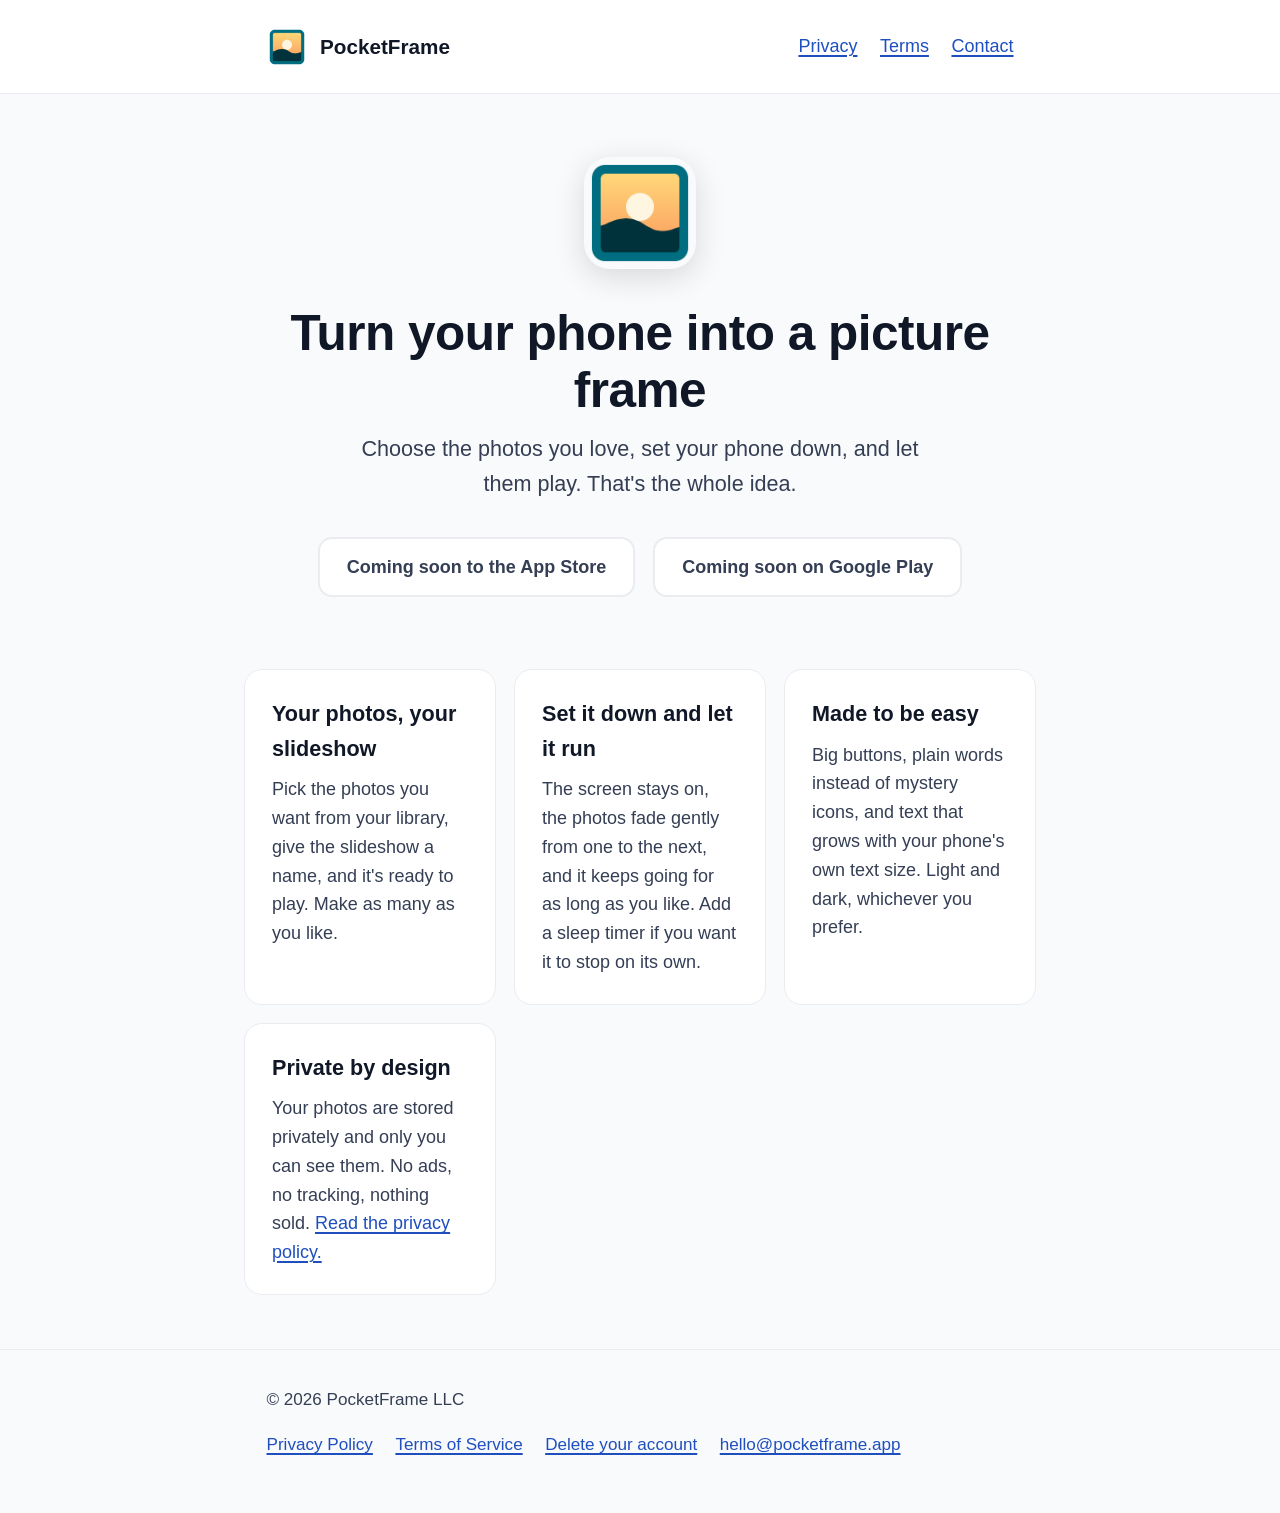
<file: index.html>
<!doctype html>
<html lang="en">
<head>
  <meta charset="utf-8">
  <meta name="viewport" content="width=device-width, initial-scale=1">
  <title>PocketFrame — turn your phone into a picture frame</title>
  <meta name="description" content="PocketFrame turns your phone into a digital picture frame. Choose your photos, set the phone down, and let them play.">
  <link rel="icon" href="assets/logo-light.png">
  <link rel="stylesheet" href="style.css">
</head>
<body>

<header class="site-header">
  <div class="wrap">
    <a class="brand" href="./"><img src="assets/logo-light.png" alt="" width="40" height="40">PocketFrame</a>
    <nav class="site-nav" aria-label="Site">
      <a href="privacy.html">Privacy</a>
      <a href="terms.html">Terms</a>
      <a href="mailto:hello@pocketframe.app">Contact</a>
    </nav>
  </div>
</header>

<main>
  <section class="hero wrap">
    <img src="assets/logo-light.png" alt="PocketFrame app icon" width="112" height="112">
    <h1>Turn your phone into a picture frame</h1>
    <p class="lede">Choose the photos you love, set your phone down, and let them play. That's the whole idea.</p>

    <div class="stores" aria-label="Where to get PocketFrame">
      <!-- Replace these two with real links once the store listings exist:
           App Store:   <a class="store" href="https://apps.apple.com/app/idXXXXXXXXX">Download on the App Store</a>
           Google Play: <a class="store" href="https://play.google.com/store/apps/details?id=com.pocketframe.app">Get it on Google Play</a> -->
      <span class="store soon">Coming soon to the App Store</span>
      <span class="store soon">Coming soon on Google Play</span>
    </div>
  </section>

  <section class="wrap features" aria-label="What PocketFrame does">
    <div class="feature">
      <h2>Your photos, your slideshow</h2>
      <p>Pick the photos you want from your library, give the slideshow a name, and it's ready to play. Make as many as you like.</p>
    </div>
    <div class="feature">
      <h2>Set it down and let it run</h2>
      <p>The screen stays on, the photos fade gently from one to the next, and it keeps going for as long as you like. Add a sleep timer if you want it to stop on its own.</p>
    </div>
    <div class="feature">
      <h2>Made to be easy</h2>
      <p>Big buttons, plain words instead of mystery icons, and text that grows with your phone's own text size. Light and dark, whichever you prefer.</p>
    </div>
    <div class="feature">
      <h2>Private by design</h2>
      <p>Your photos are stored privately and only you can see them. No ads, no tracking, nothing sold. <a href="privacy.html">Read the privacy policy.</a></p>
    </div>
  </section>
</main>

<footer class="site-footer">
  <div class="wrap">
    <span>© 2026 PocketFrame LLC</span>
    <nav aria-label="Legal">
      <a href="privacy.html">Privacy Policy</a>
      <a href="terms.html">Terms of Service</a>
      <a href="delete-account.html">Delete your account</a>
      <a href="mailto:hello@pocketframe.app">hello@pocketframe.app</a>
    </nav>
  </div>
</footer>

</body>
</html>
</file>
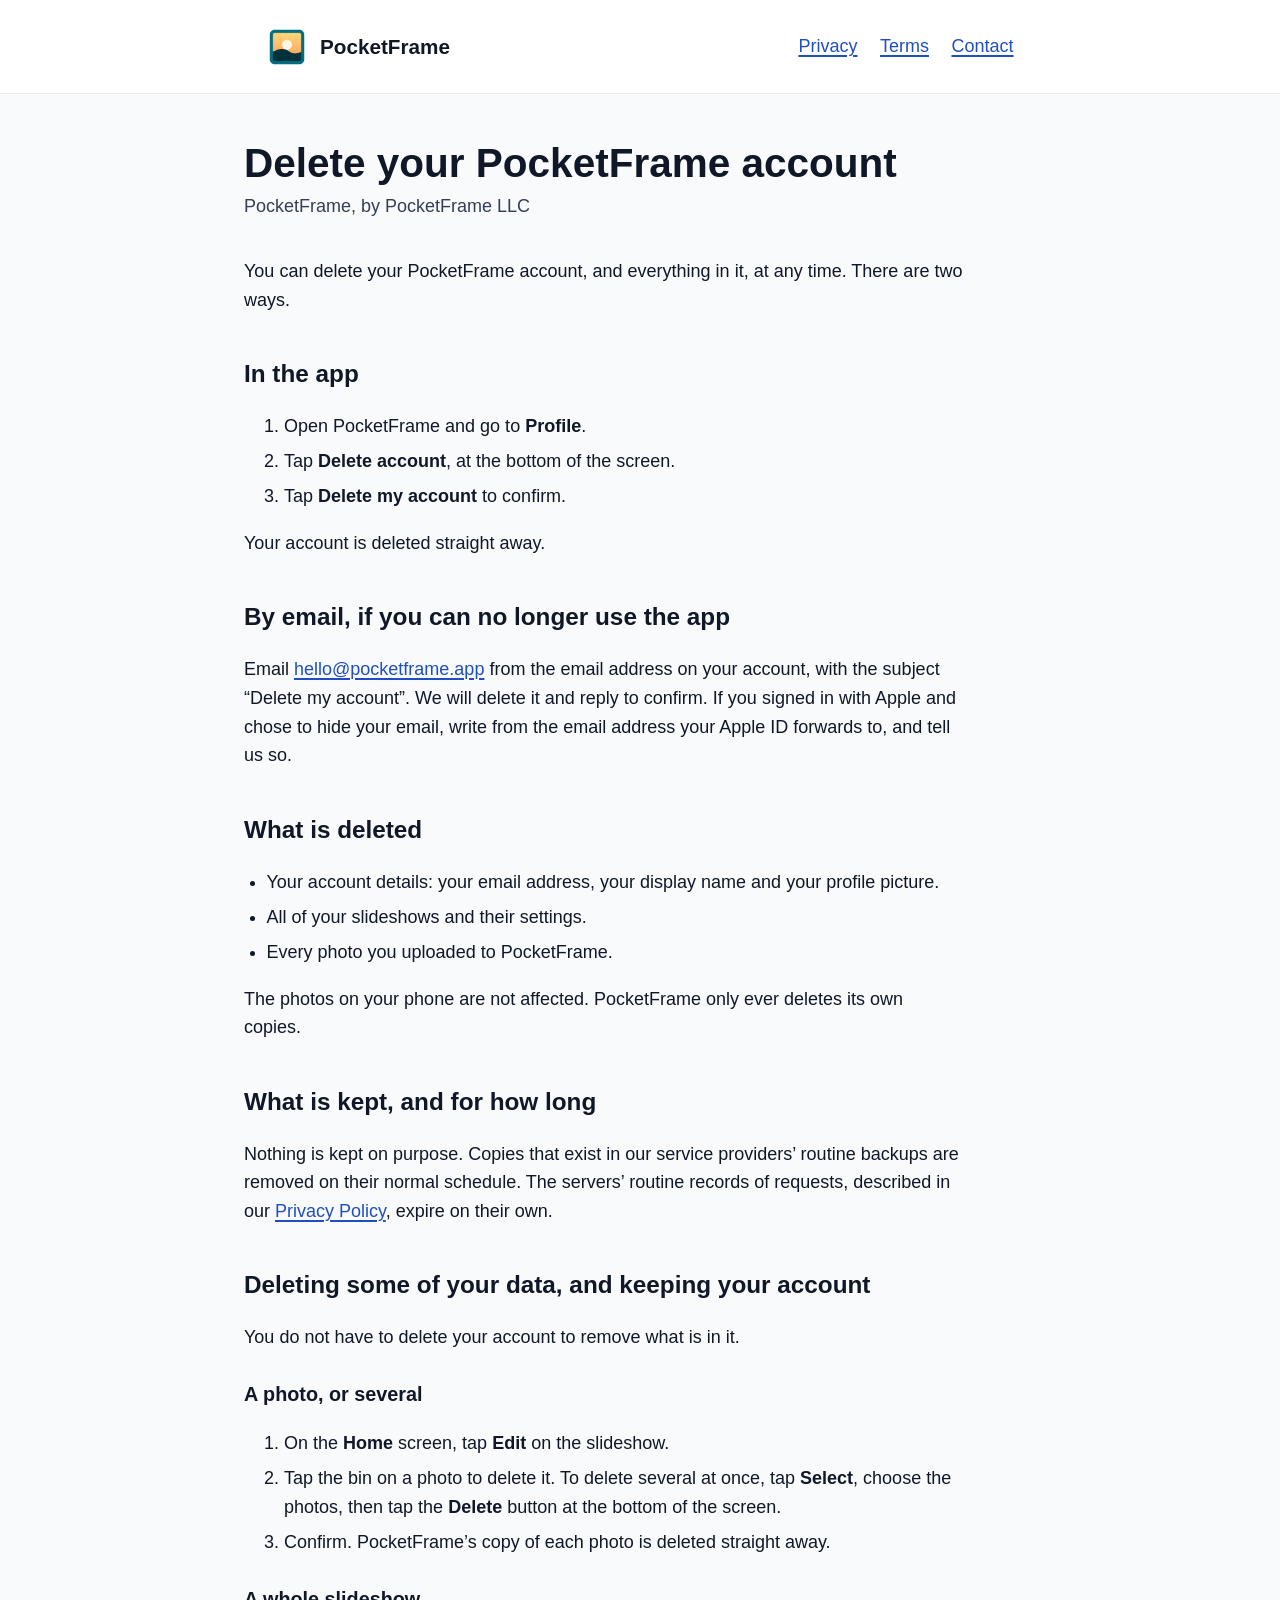
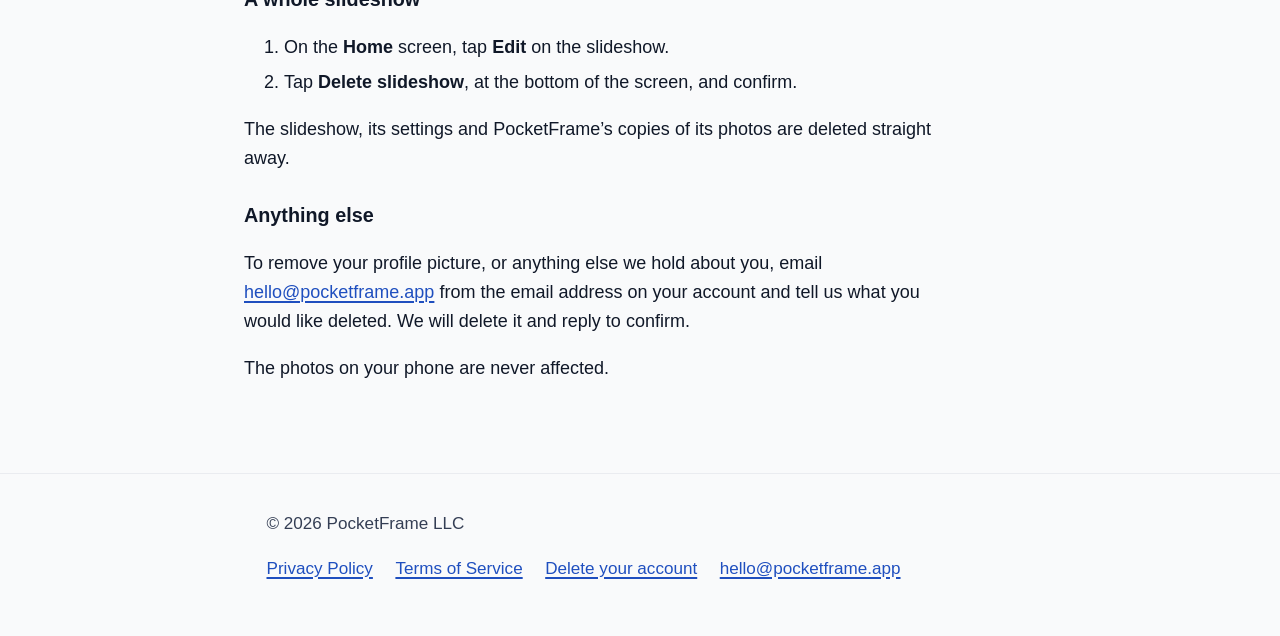
<file: delete-account.html>
<!doctype html>
<html lang="en">
<head>
  <meta charset="utf-8">
  <meta name="viewport" content="width=device-width, initial-scale=1">
  <title>Delete your account — PocketFrame</title>
  <meta name="description" content="How to delete your PocketFrame account and everything in it.">
  <link rel="icon" href="assets/logo-light.png">
  <link rel="stylesheet" href="style.css">
</head>
<body>

<header class="site-header">
  <div class="wrap">
    <a class="brand" href="./"><img src="assets/logo-light.png" alt="" width="40" height="40">PocketFrame</a>
    <nav class="site-nav" aria-label="Site">
      <a href="privacy.html">Privacy</a>
      <a href="terms.html">Terms</a>
      <a href="mailto:hello@pocketframe.app">Contact</a>
    </nav>
  </div>
</header>

<main class="wrap doc">
  <h1>Delete your PocketFrame account</h1>
  <p class="meta">PocketFrame, by PocketFrame LLC</p>

  <p>You can delete your PocketFrame account, and everything in it, at any time. There are two ways.</p>

  <h2>In the app</h2>
  <ol>
    <li>Open PocketFrame and go to <strong>Profile</strong>.</li>
    <li>Tap <strong>Delete account</strong>, at the bottom of the screen.</li>
    <li>Tap <strong>Delete my account</strong> to confirm.</li>
  </ol>
  <p>Your account is deleted straight away.</p>

  <h2>By email, if you can no longer use the app</h2>
  <p>Email <a href="mailto:hello@pocketframe.app?subject=Delete%20my%20account">hello@pocketframe.app</a> from the email address on your account, with the subject “Delete my account”. We will delete it and reply to confirm. If you signed in with Apple and chose to hide your email, write from the email address your Apple ID forwards to, and tell us so.</p>

  <h2>What is deleted</h2>
  <ul>
    <li>Your account details: your email address, your display name and your profile picture.</li>
    <li>All of your slideshows and their settings.</li>
    <li>Every photo you uploaded to PocketFrame.</li>
  </ul>
  <p>The photos on your phone are not affected. PocketFrame only ever deletes its own copies.</p>

  <h2>What is kept, and for how long</h2>
  <p>Nothing is kept on purpose. Copies that exist in our service providers’ routine backups are removed on their normal schedule. The servers’ routine records of requests, described in our <a href="privacy.html">Privacy Policy</a>, expire on their own.</p>

  <h2 id="delete-some-data">Deleting some of your data, and keeping your account</h2>
  <p>You do not have to delete your account to remove what is in it.</p>

  <h3>A photo, or several</h3>
  <ol>
    <li>On the <strong>Home</strong> screen, tap <strong>Edit</strong> on the slideshow.</li>
    <li>Tap the bin on a photo to delete it. To delete several at once, tap <strong>Select</strong>, choose the photos, then tap the <strong>Delete</strong> button at the bottom of the screen.</li>
    <li>Confirm. PocketFrame’s copy of each photo is deleted straight away.</li>
  </ol>

  <h3>A whole slideshow</h3>
  <ol>
    <li>On the <strong>Home</strong> screen, tap <strong>Edit</strong> on the slideshow.</li>
    <li>Tap <strong>Delete slideshow</strong>, at the bottom of the screen, and confirm.</li>
  </ol>
  <p>The slideshow, its settings and PocketFrame’s copies of its photos are deleted straight away.</p>

  <h3>Anything else</h3>
  <p>To remove your profile picture, or anything else we hold about you, email <a href="mailto:hello@pocketframe.app?subject=Delete%20some%20of%20my%20data">hello@pocketframe.app</a> from the email address on your account and tell us what you would like deleted. We will delete it and reply to confirm.</p>

  <p>The photos on your phone are never affected.</p>
</main>

<footer class="site-footer">
  <div class="wrap">
    <span>© 2026 PocketFrame LLC</span>
    <nav aria-label="Legal">
      <a href="privacy.html">Privacy Policy</a>
      <a href="terms.html">Terms of Service</a>
      <a href="delete-account.html" aria-current="page">Delete your account</a>
      <a href="mailto:hello@pocketframe.app">hello@pocketframe.app</a>
    </nav>
  </div>
</footer>

</body>
</html>
</file>
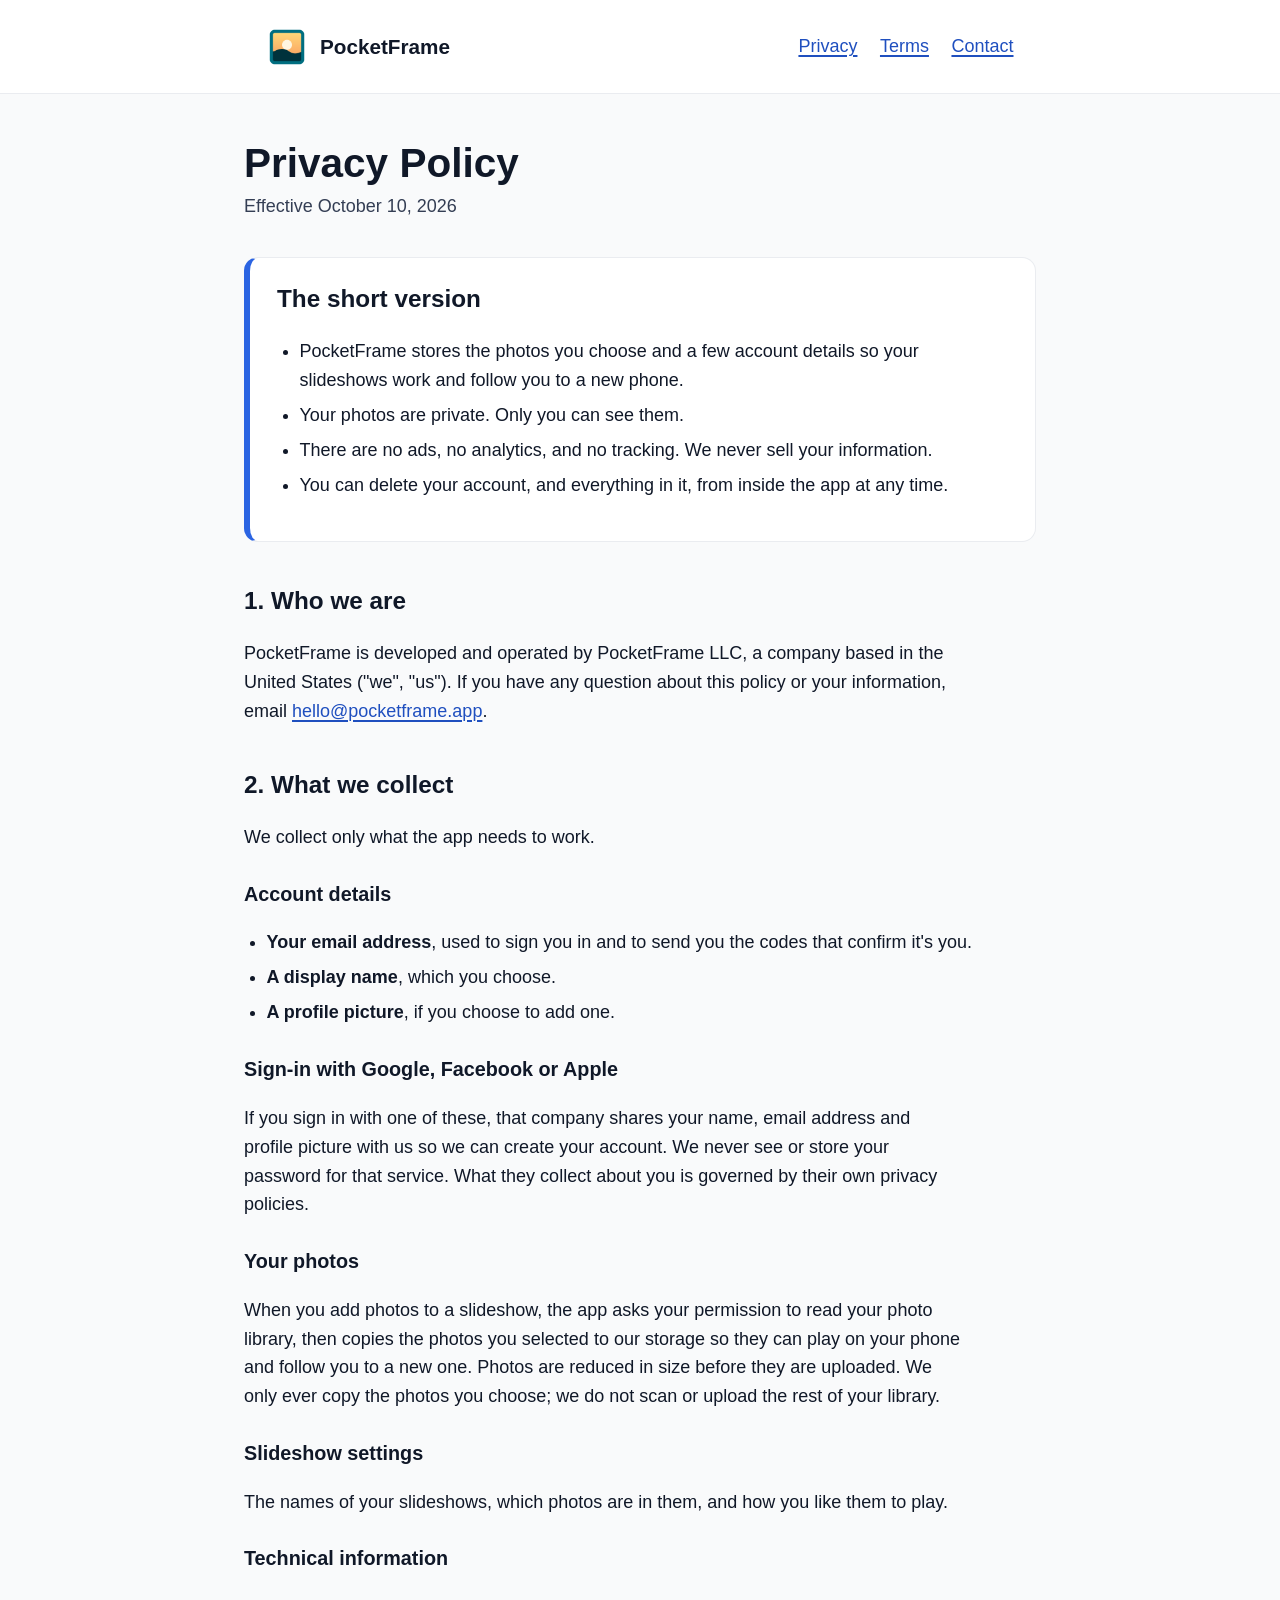
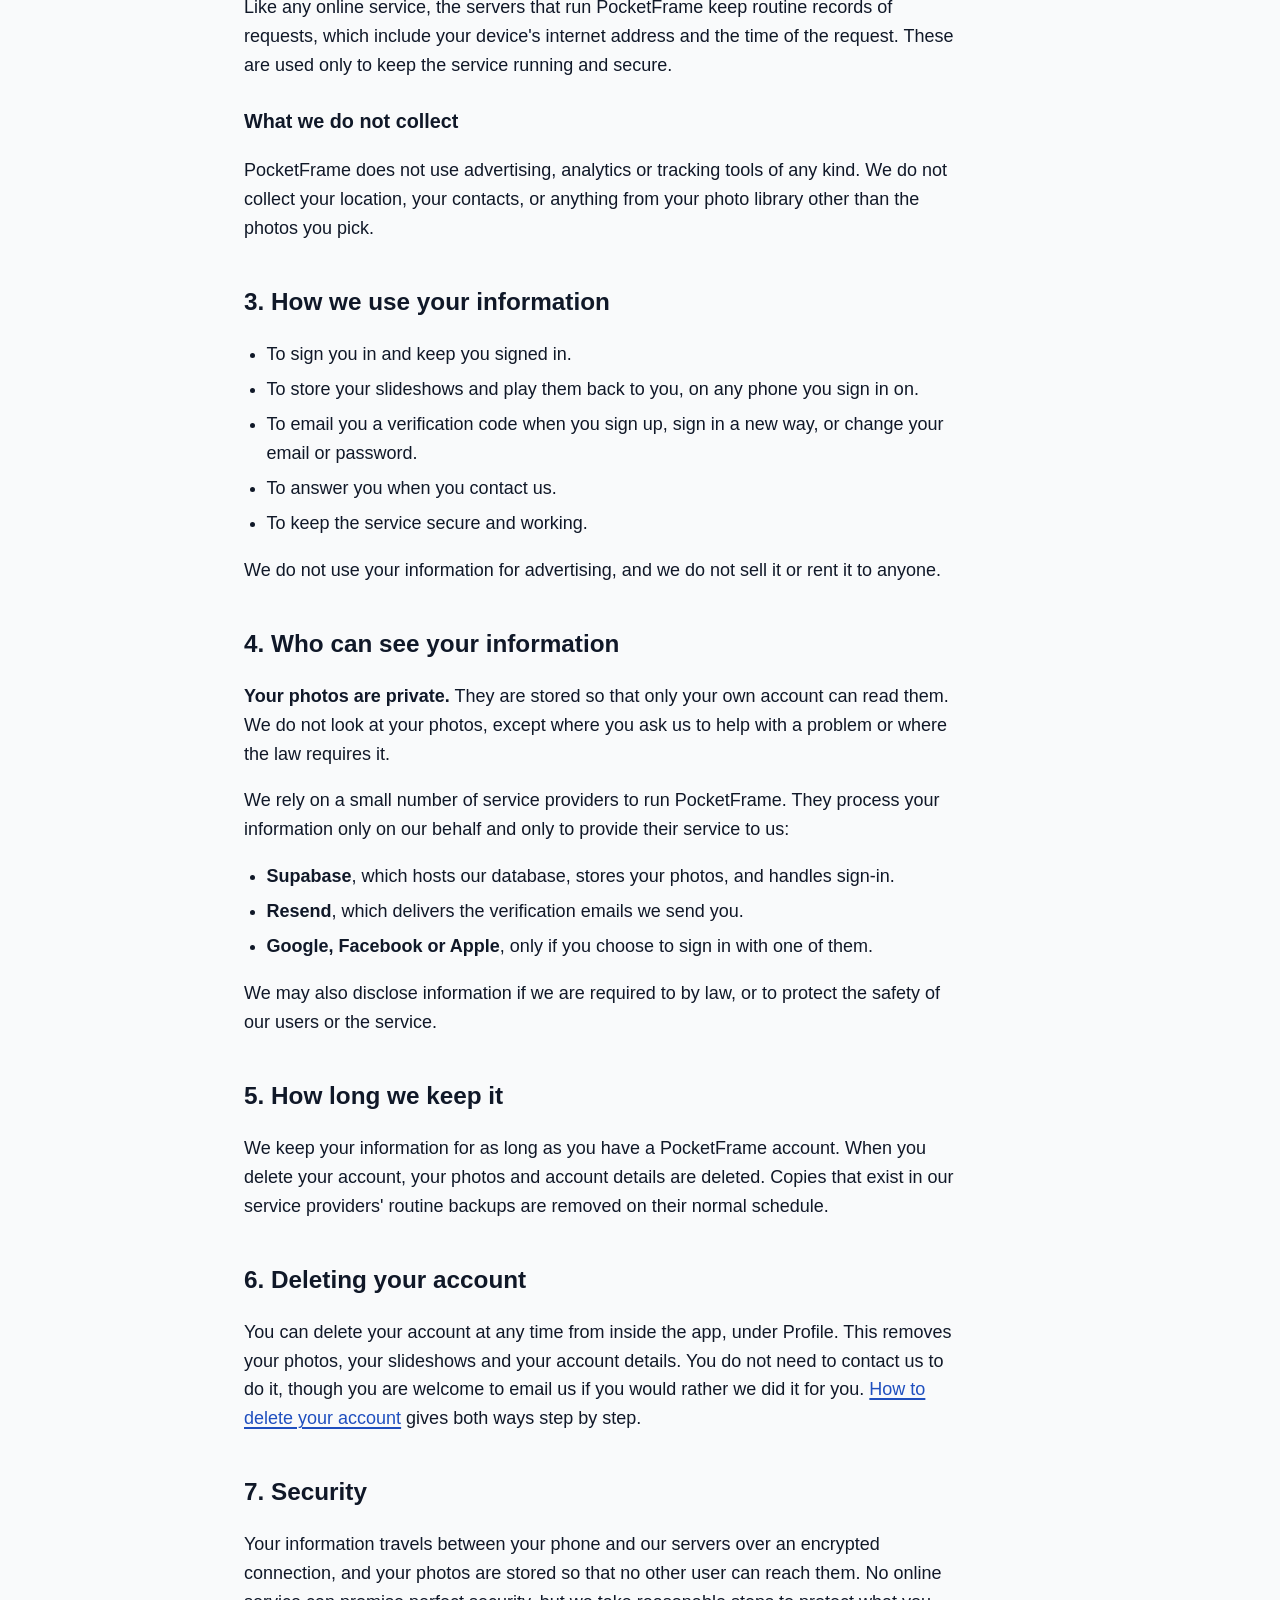
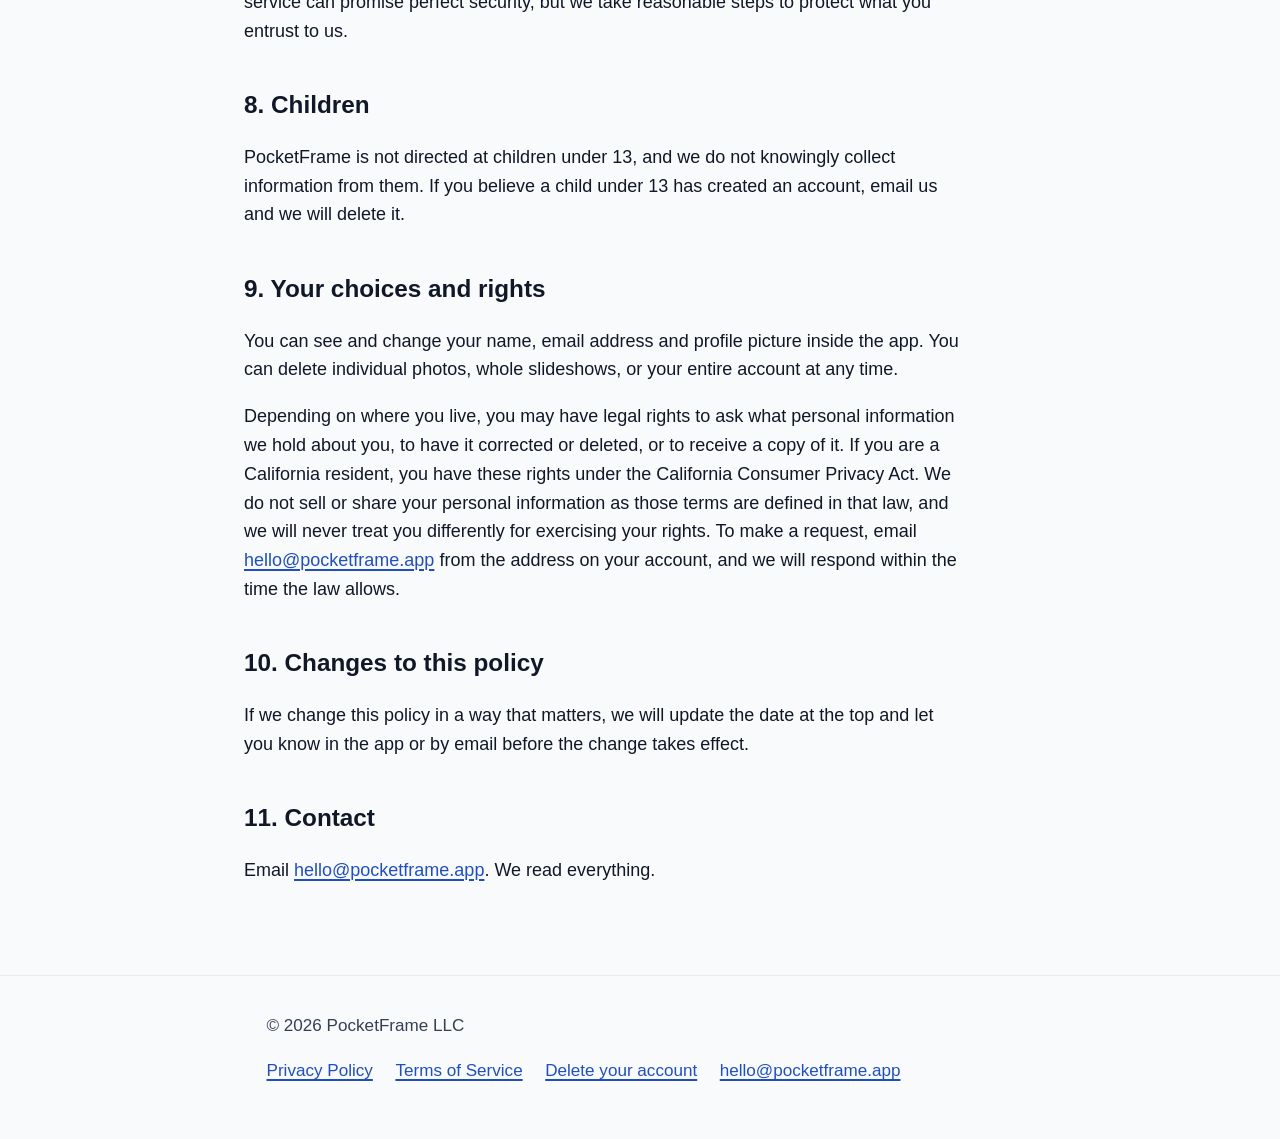
<file: privacy.html>
<!doctype html>
<html lang="en">
<head>
  <meta charset="utf-8">
  <meta name="viewport" content="width=device-width, initial-scale=1">
  <title>Privacy Policy — PocketFrame</title>
  <meta name="description" content="How PocketFrame handles your photos and personal information.">
  <link rel="icon" href="assets/logo-light.png">
  <link rel="stylesheet" href="style.css">
</head>
<body>

<header class="site-header">
  <div class="wrap">
    <a class="brand" href="./"><img src="assets/logo-light.png" alt="" width="40" height="40">PocketFrame</a>
    <nav class="site-nav" aria-label="Site">
      <a href="privacy.html" aria-current="page">Privacy</a>
      <a href="terms.html">Terms</a>
      <a href="mailto:hello@pocketframe.app">Contact</a>
    </nav>
  </div>
</header>

<main class="wrap doc">
  <h1>Privacy Policy</h1>
  <p class="meta">Effective October 10, 2026</p>

  <div class="summary">
    <h2>The short version</h2>
    <ul>
      <li>PocketFrame stores the photos you choose and a few account details so your slideshows work and follow you to a new phone.</li>
      <li>Your photos are private. Only you can see them.</li>
      <li>There are no ads, no analytics, and no tracking. We never sell your information.</li>
      <li>You can delete your account, and everything in it, from inside the app at any time.</li>
    </ul>
  </div>

  <h2>1. Who we are</h2>
  <p>PocketFrame is developed and operated by PocketFrame LLC, a company based in the United States ("we", "us"). If you have any question about this policy or your information, email <a href="mailto:hello@pocketframe.app">hello@pocketframe.app</a>.</p>

  <h2>2. What we collect</h2>
  <p>We collect only what the app needs to work.</p>

  <h3>Account details</h3>
  <ul>
    <li><strong>Your email address</strong>, used to sign you in and to send you the codes that confirm it's you.</li>
    <li><strong>A display name</strong>, which you choose.</li>
    <li><strong>A profile picture</strong>, if you choose to add one.</li>
  </ul>

  <h3>Sign-in with Google, Facebook or Apple</h3>
  <p>If you sign in with one of these, that company shares your name, email address and profile picture with us so we can create your account. We never see or store your password for that service. What they collect about you is governed by their own privacy policies.</p>

  <h3>Your photos</h3>
  <p>When you add photos to a slideshow, the app asks your permission to read your photo library, then copies the photos you selected to our storage so they can play on your phone and follow you to a new one. Photos are reduced in size before they are uploaded. We only ever copy the photos you choose; we do not scan or upload the rest of your library.</p>

  <h3>Slideshow settings</h3>
  <p>The names of your slideshows, which photos are in them, and how you like them to play.</p>

  <h3>Technical information</h3>
  <p>Like any online service, the servers that run PocketFrame keep routine records of requests, which include your device's internet address and the time of the request. These are used only to keep the service running and secure.</p>

  <h3>What we do not collect</h3>
  <p>PocketFrame does not use advertising, analytics or tracking tools of any kind. We do not collect your location, your contacts, or anything from your photo library other than the photos you pick.</p>

  <h2>3. How we use your information</h2>
  <ul>
    <li>To sign you in and keep you signed in.</li>
    <li>To store your slideshows and play them back to you, on any phone you sign in on.</li>
    <li>To email you a verification code when you sign up, sign in a new way, or change your email or password.</li>
    <li>To answer you when you contact us.</li>
    <li>To keep the service secure and working.</li>
  </ul>
  <p>We do not use your information for advertising, and we do not sell it or rent it to anyone.</p>

  <h2>4. Who can see your information</h2>
  <p><strong>Your photos are private.</strong> They are stored so that only your own account can read them. We do not look at your photos, except where you ask us to help with a problem or where the law requires it.</p>
  <p>We rely on a small number of service providers to run PocketFrame. They process your information only on our behalf and only to provide their service to us:</p>
  <ul>
    <li><strong>Supabase</strong>, which hosts our database, stores your photos, and handles sign-in.</li>
    <li><strong>Resend</strong>, which delivers the verification emails we send you.</li>
    <li><strong>Google, Facebook or Apple</strong>, only if you choose to sign in with one of them.</li>
  </ul>
  <p>We may also disclose information if we are required to by law, or to protect the safety of our users or the service.</p>

  <h2>5. How long we keep it</h2>
  <p>We keep your information for as long as you have a PocketFrame account. When you delete your account, your photos and account details are deleted. Copies that exist in our service providers' routine backups are removed on their normal schedule.</p>

  <h2>6. Deleting your account</h2>
  <p>You can delete your account at any time from inside the app, under Profile. This removes your photos, your slideshows and your account details. You do not need to contact us to do it, though you are welcome to email us if you would rather we did it for you. <a href="delete-account.html">How to delete your account</a> gives both ways step by step.</p>

  <h2>7. Security</h2>
  <p>Your information travels between your phone and our servers over an encrypted connection, and your photos are stored so that no other user can reach them. No online service can promise perfect security, but we take reasonable steps to protect what you entrust to us.</p>

  <h2>8. Children</h2>
  <p>PocketFrame is not directed at children under 13, and we do not knowingly collect information from them. If you believe a child under 13 has created an account, email us and we will delete it.</p>

  <h2>9. Your choices and rights</h2>
  <p>You can see and change your name, email address and profile picture inside the app. You can delete individual photos, whole slideshows, or your entire account at any time.</p>
  <p>Depending on where you live, you may have legal rights to ask what personal information we hold about you, to have it corrected or deleted, or to receive a copy of it. If you are a California resident, you have these rights under the California Consumer Privacy Act. We do not sell or share your personal information as those terms are defined in that law, and we will never treat you differently for exercising your rights. To make a request, email <a href="mailto:hello@pocketframe.app">hello@pocketframe.app</a> from the address on your account, and we will respond within the time the law allows.</p>

  <h2>10. Changes to this policy</h2>
  <p>If we change this policy in a way that matters, we will update the date at the top and let you know in the app or by email before the change takes effect.</p>

  <h2>11. Contact</h2>
  <p>Email <a href="mailto:hello@pocketframe.app">hello@pocketframe.app</a>. We read everything.</p>
</main>

<footer class="site-footer">
  <div class="wrap">
    <span>© 2026 PocketFrame LLC</span>
    <nav aria-label="Legal">
      <a href="privacy.html">Privacy Policy</a>
      <a href="terms.html">Terms of Service</a>
      <a href="delete-account.html">Delete your account</a>
      <a href="mailto:hello@pocketframe.app">hello@pocketframe.app</a>
    </nav>
  </div>
</footer>

</body>
</html>
</file>
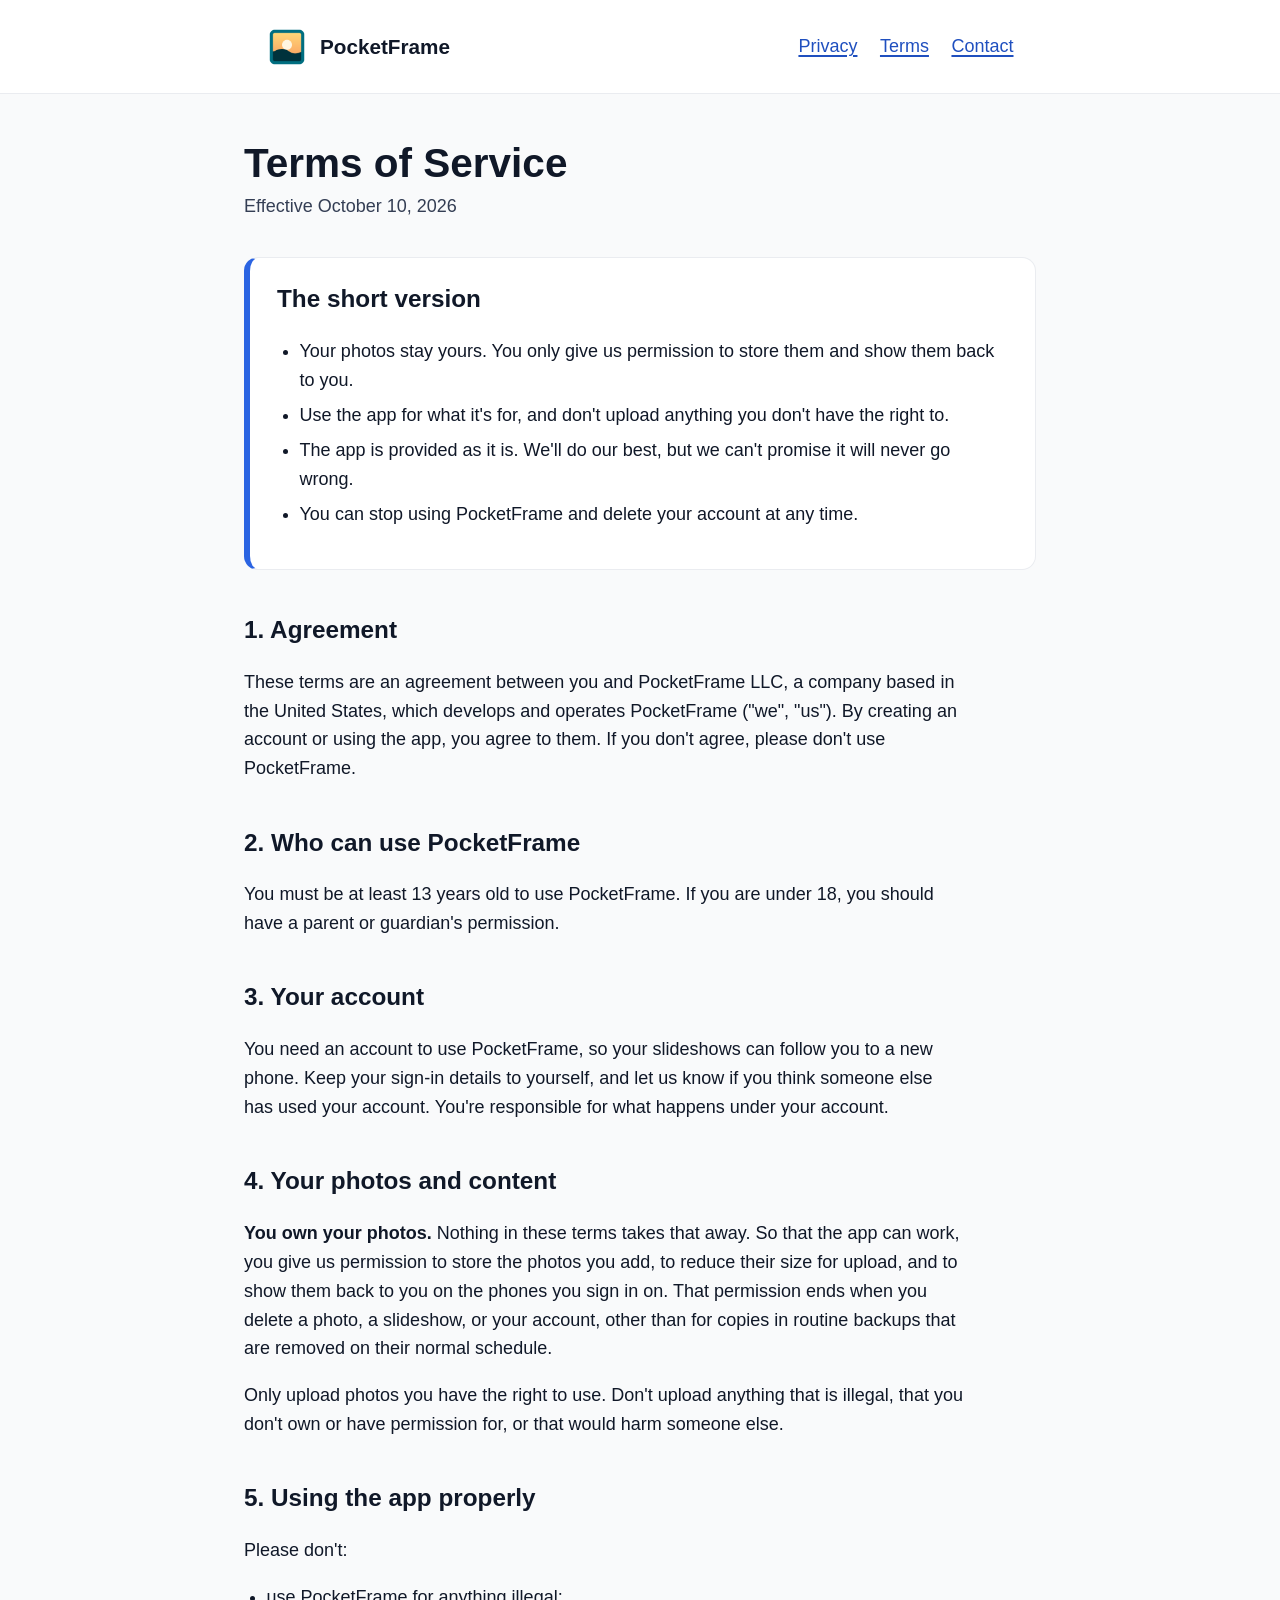
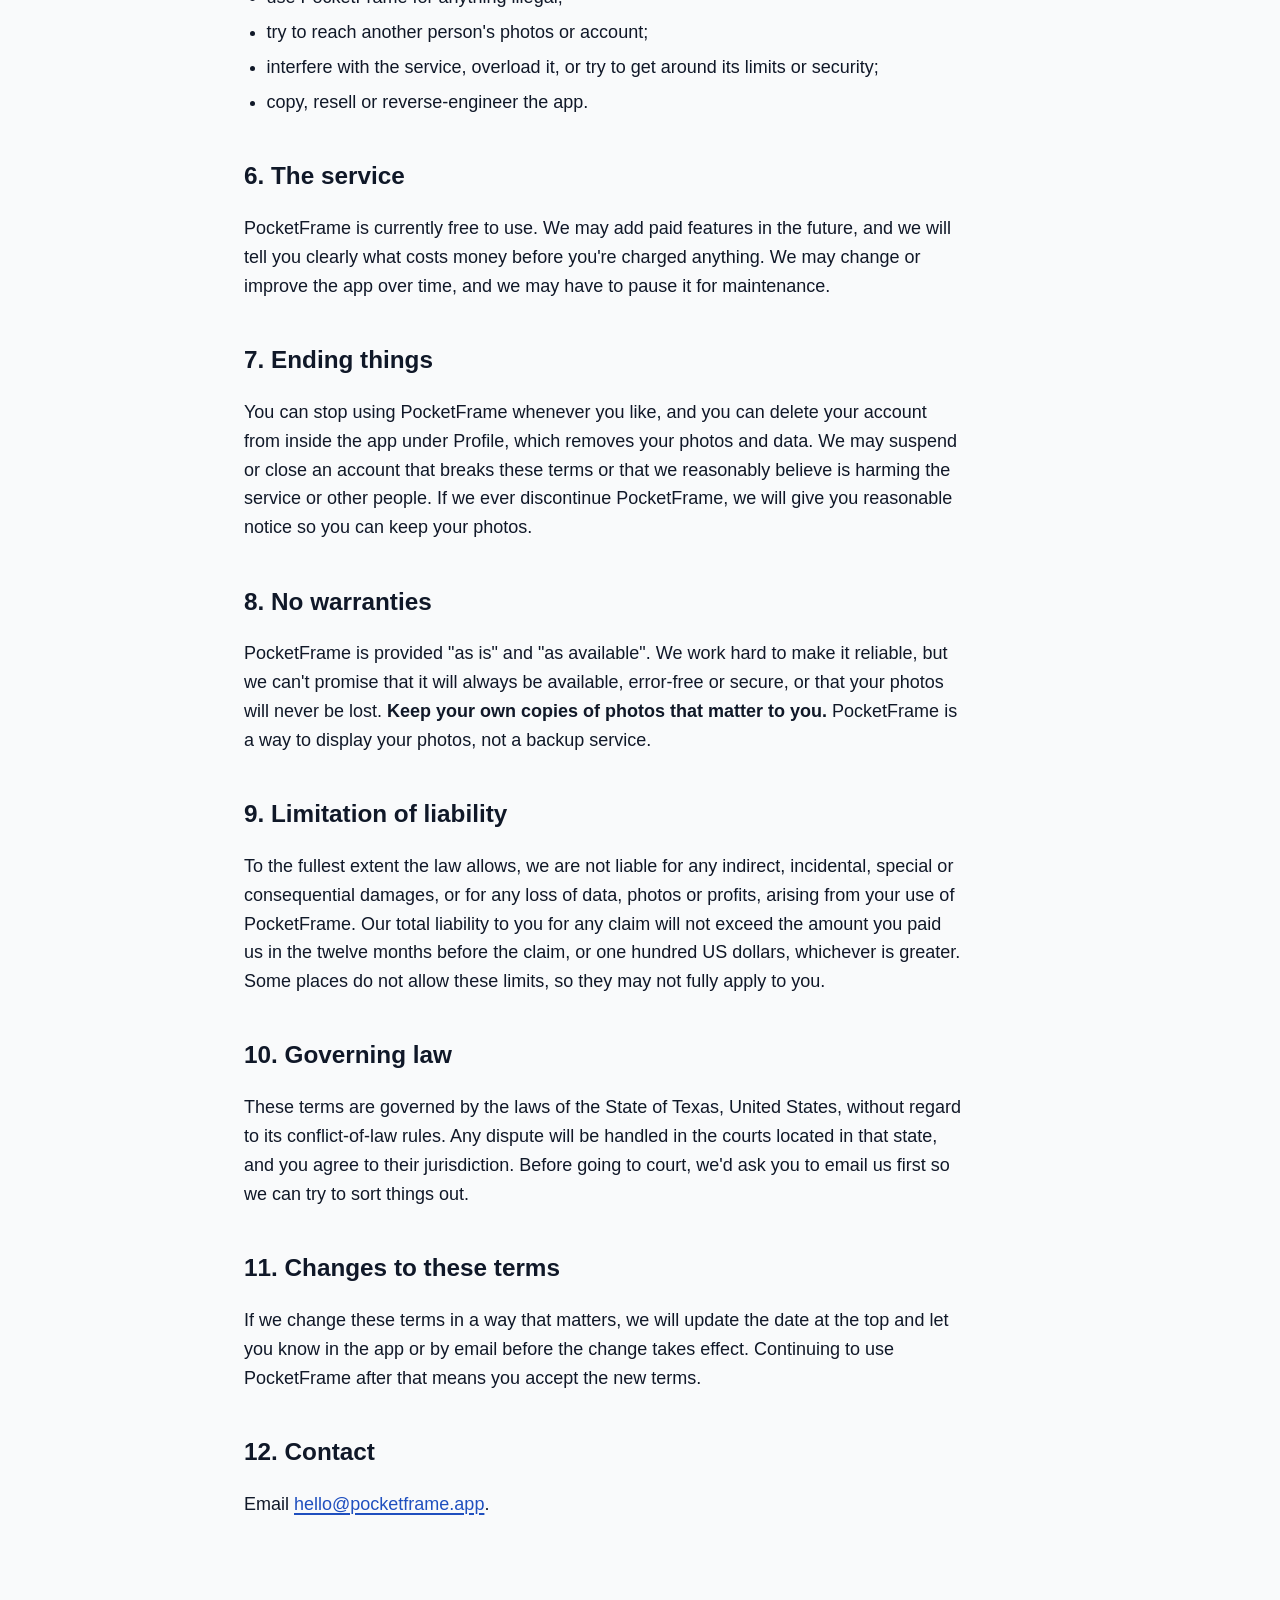
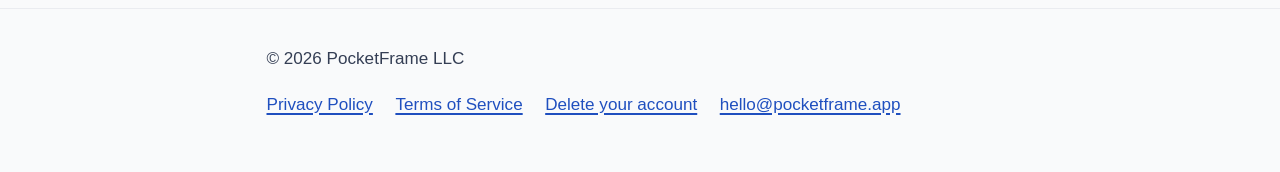
<file: terms.html>
<!doctype html>
<html lang="en">
<head>
  <meta charset="utf-8">
  <meta name="viewport" content="width=device-width, initial-scale=1">
  <title>Terms of Service — PocketFrame</title>
  <meta name="description" content="The terms for using the PocketFrame app.">
  <link rel="icon" href="assets/logo-light.png">
  <link rel="stylesheet" href="style.css">
</head>
<body>

<header class="site-header">
  <div class="wrap">
    <a class="brand" href="./"><img src="assets/logo-light.png" alt="" width="40" height="40">PocketFrame</a>
    <nav class="site-nav" aria-label="Site">
      <a href="privacy.html">Privacy</a>
      <a href="terms.html" aria-current="page">Terms</a>
      <a href="mailto:hello@pocketframe.app">Contact</a>
    </nav>
  </div>
</header>

<main class="wrap doc">
  <h1>Terms of Service</h1>
  <p class="meta">Effective October 10, 2026</p>

  <div class="summary">
    <h2>The short version</h2>
    <ul>
      <li>Your photos stay yours. You only give us permission to store them and show them back to you.</li>
      <li>Use the app for what it's for, and don't upload anything you don't have the right to.</li>
      <li>The app is provided as it is. We'll do our best, but we can't promise it will never go wrong.</li>
      <li>You can stop using PocketFrame and delete your account at any time.</li>
    </ul>
  </div>

  <h2>1. Agreement</h2>
  <p>These terms are an agreement between you and PocketFrame LLC, a company based in the United States, which develops and operates PocketFrame ("we", "us"). By creating an account or using the app, you agree to them. If you don't agree, please don't use PocketFrame.</p>

  <h2>2. Who can use PocketFrame</h2>
  <p>You must be at least 13 years old to use PocketFrame. If you are under 18, you should have a parent or guardian's permission.</p>

  <h2>3. Your account</h2>
  <p>You need an account to use PocketFrame, so your slideshows can follow you to a new phone. Keep your sign-in details to yourself, and let us know if you think someone else has used your account. You're responsible for what happens under your account.</p>

  <h2>4. Your photos and content</h2>
  <p><strong>You own your photos.</strong> Nothing in these terms takes that away. So that the app can work, you give us permission to store the photos you add, to reduce their size for upload, and to show them back to you on the phones you sign in on. That permission ends when you delete a photo, a slideshow, or your account, other than for copies in routine backups that are removed on their normal schedule.</p>
  <p>Only upload photos you have the right to use. Don't upload anything that is illegal, that you don't own or have permission for, or that would harm someone else.</p>

  <h2>5. Using the app properly</h2>
  <p>Please don't:</p>
  <ul>
    <li>use PocketFrame for anything illegal;</li>
    <li>try to reach another person's photos or account;</li>
    <li>interfere with the service, overload it, or try to get around its limits or security;</li>
    <li>copy, resell or reverse-engineer the app.</li>
  </ul>

  <h2>6. The service</h2>
  <p>PocketFrame is currently free to use. We may add paid features in the future, and we will tell you clearly what costs money before you're charged anything. We may change or improve the app over time, and we may have to pause it for maintenance.</p>

  <h2>7. Ending things</h2>
  <p>You can stop using PocketFrame whenever you like, and you can delete your account from inside the app under Profile, which removes your photos and data. We may suspend or close an account that breaks these terms or that we reasonably believe is harming the service or other people. If we ever discontinue PocketFrame, we will give you reasonable notice so you can keep your photos.</p>

  <h2>8. No warranties</h2>
  <p>PocketFrame is provided "as is" and "as available". We work hard to make it reliable, but we can't promise that it will always be available, error-free or secure, or that your photos will never be lost. <strong>Keep your own copies of photos that matter to you.</strong> PocketFrame is a way to display your photos, not a backup service.</p>

  <h2>9. Limitation of liability</h2>
  <p>To the fullest extent the law allows, we are not liable for any indirect, incidental, special or consequential damages, or for any loss of data, photos or profits, arising from your use of PocketFrame. Our total liability to you for any claim will not exceed the amount you paid us in the twelve months before the claim, or one hundred US dollars, whichever is greater. Some places do not allow these limits, so they may not fully apply to you.</p>

  <h2>10. Governing law</h2>
  <p>These terms are governed by the laws of the State of Texas, United States, without regard to its conflict-of-law rules. Any dispute will be handled in the courts located in that state, and you agree to their jurisdiction. Before going to court, we'd ask you to email us first so we can try to sort things out.</p>

  <h2>11. Changes to these terms</h2>
  <p>If we change these terms in a way that matters, we will update the date at the top and let you know in the app or by email before the change takes effect. Continuing to use PocketFrame after that means you accept the new terms.</p>

  <h2>12. Contact</h2>
  <p>Email <a href="mailto:hello@pocketframe.app">hello@pocketframe.app</a>.</p>
</main>

<footer class="site-footer">
  <div class="wrap">
    <span>© 2026 PocketFrame LLC</span>
    <nav aria-label="Legal">
      <a href="privacy.html">Privacy Policy</a>
      <a href="terms.html">Terms of Service</a>
      <a href="delete-account.html">Delete your account</a>
      <a href="mailto:hello@pocketframe.app">hello@pocketframe.app</a>
    </nav>
  </div>
</footer>

</body>
</html>
</file>
<file: style.css>
/* PocketFrame website.
   Colours follow the app's own palette (src/theme/tokens.ts in the app repo) so the
   site and the app read as one thing. Sizes are deliberately generous: the app's
   audience skews elderly, and the site should be readable by the same people. */

:root {
  color-scheme: light dark;
  --bg: #f9fafb;
  --card: #ffffff;
  --text: #101828;
  --text-secondary: #343e54;
  --border: #eaecf0;
  --brand: #2b64e2;
  --brand-fg: #ffffff;
  --link: #1f4fbf;
}

@media (prefers-color-scheme: dark) {
  :root {
    --bg: #151515;
    --card: #1f1f1f;
    --text: #f2f4f7;
    --text-secondary: #c8cdd6;
    --border: #3a3a3a;
    --brand: #4f83f1;
    --brand-fg: #ffffff;
    --link: #8fb3ff;
  }
}

* { box-sizing: border-box; }

html { font-size: 112.5%; } /* 18px base: comfortable for older eyes, still normal on a phone */

body {
  margin: 0;
  background: var(--bg);
  color: var(--text);
  font-family: -apple-system, BlinkMacSystemFont, "Segoe UI", Roboto, "Helvetica Neue", Arial, sans-serif;
  line-height: 1.6;
}

a { color: var(--link); text-decoration-thickness: 2px; text-underline-offset: 3px; }
a:focus-visible, button:focus-visible { outline: 3px solid var(--brand); outline-offset: 3px; }

.wrap { max-width: 44rem; margin: 0 auto; padding: 0 1.25rem; }

/* Header */
.site-header { padding: 1.25rem 0; border-bottom: 1px solid var(--border); background: var(--card); }
.site-header .wrap { display: flex; align-items: center; justify-content: space-between; gap: 1rem; flex-wrap: wrap; }
.brand { display: inline-flex; align-items: center; gap: 0.75rem; font-weight: 700; font-size: 1.15rem; color: var(--text); text-decoration: none; }
.brand img { width: 40px; height: 40px; border-radius: 10px; }
.site-nav { display: flex; gap: 1.25rem; flex-wrap: wrap; }
.site-nav a { min-height: 48px; display: inline-flex; align-items: center; }

/* Hero */
.hero { padding: 3.5rem 0 2.5rem; text-align: center; }
.hero img { width: 112px; height: 112px; border-radius: 26px; box-shadow: 0 8px 30px rgba(16, 24, 40, 0.15); }
.hero h1 { font-size: clamp(2rem, 6vw, 2.75rem); line-height: 1.15; margin: 1.5rem 0 0.75rem; letter-spacing: -0.01em; }
.hero p.lede { font-size: 1.2rem; color: var(--text-secondary); max-width: 32rem; margin: 0 auto; }

/* Store badges — text rather than image badges until the store listings exist */
.stores { display: flex; gap: 1rem; justify-content: center; flex-wrap: wrap; margin: 2rem 0 0; }
.store {
  display: inline-flex; align-items: center; justify-content: center;
  min-height: 56px; padding: 0.75rem 1.5rem; border-radius: 14px;
  background: var(--brand); color: var(--brand-fg); font-weight: 600; text-decoration: none;
}
.store.soon { background: var(--card); color: var(--text-secondary); border: 2px solid var(--border); cursor: default; }

/* Feature cards */
.features { display: grid; gap: 1rem; grid-template-columns: repeat(auto-fit, minmax(14rem, 1fr)); padding: 1.5rem 0 3rem; }
.feature { background: var(--card); border: 1px solid var(--border); border-radius: 18px; padding: 1.5rem; }
.feature h2 { font-size: 1.2rem; margin: 0 0 0.5rem; }
.feature p { margin: 0; color: var(--text-secondary); }

/* Legal pages */
.doc { padding: 2.5rem 0 4rem; }
.doc h1 { font-size: clamp(1.75rem, 5vw, 2.25rem); line-height: 1.2; margin: 0 0 0.25rem; }
.doc .meta { color: var(--text-secondary); margin: 0 0 2rem; }
.doc h2 { font-size: 1.35rem; margin: 2.25rem 0 0.5rem; }
.doc h3 { font-size: 1.1rem; margin: 1.5rem 0 0.25rem; }
.doc p, .doc li { max-width: 40rem; }
.doc ul { padding-left: 1.25rem; }
.doc li { margin: 0.35rem 0; }
.summary { background: var(--card); border: 1px solid var(--border); border-left: 6px solid var(--brand); border-radius: 14px; padding: 1.25rem 1.5rem; margin: 0 0 2rem; }
.summary h2 { margin-top: 0; }

/* Footer */
.site-footer { border-top: 1px solid var(--border); padding: 2rem 0 3rem; color: var(--text-secondary); font-size: 0.95rem; }
.site-footer .wrap { display: flex; justify-content: space-between; gap: 1rem; flex-wrap: wrap; }
.site-footer nav { display: flex; gap: 1.25rem; flex-wrap: wrap; }
</file>
